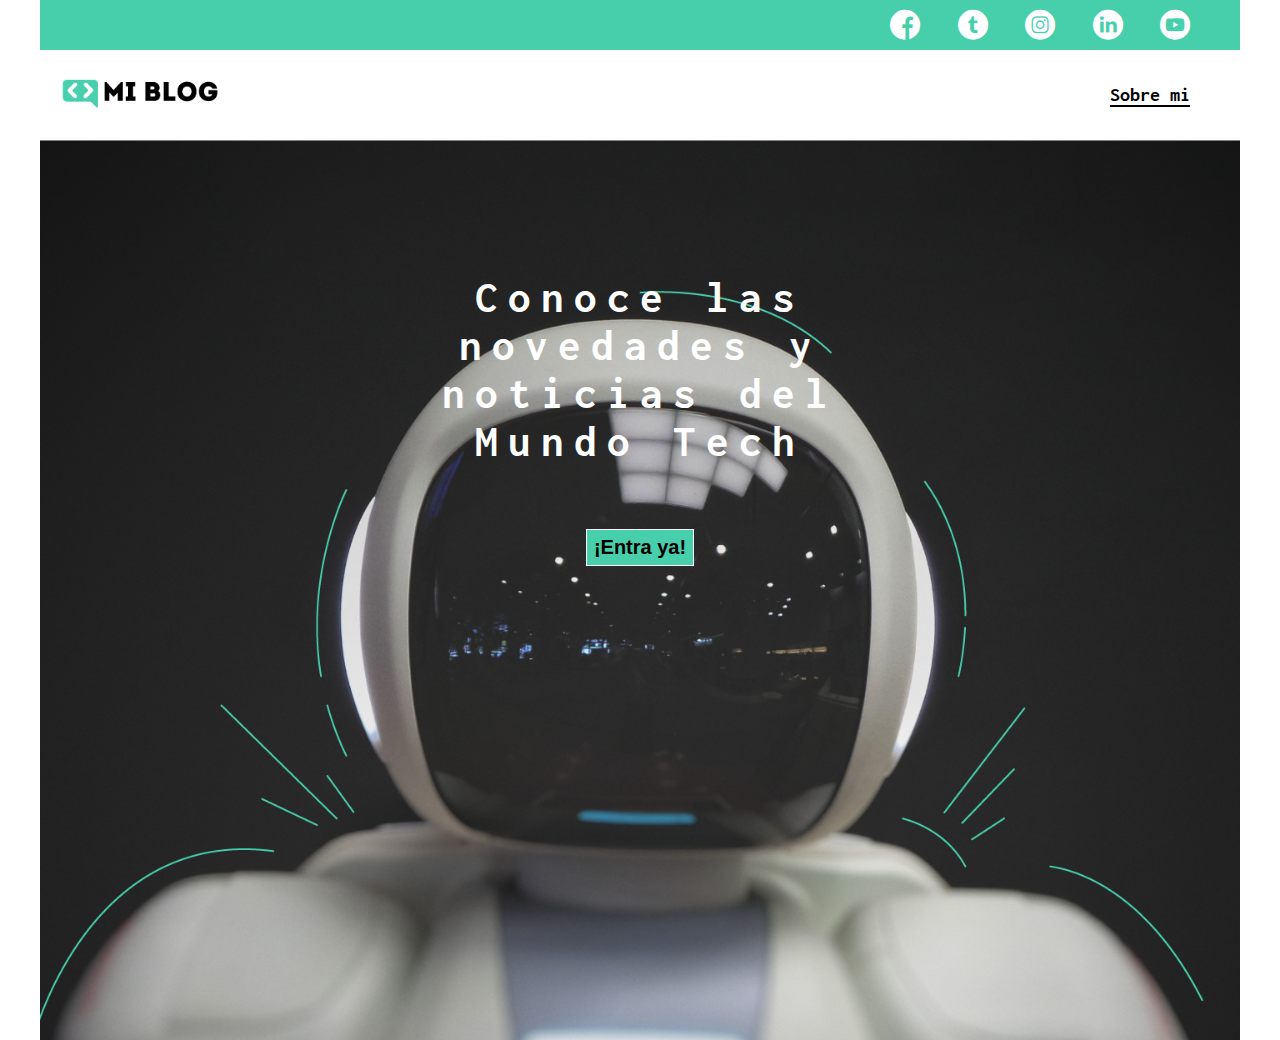
<file: index.html>
<!DOCTYPE html>
<html lang="es">
<head>
    <meta charset="UTF-8">
    <meta http-equiv="X-UA-Compatible" content="IE=edge">
    <meta name="viewport" content="width=device-width, initial-scale=1.0">
    <link rel="stylesheet" href="css/main.css">
    <link rel="stylesheet" href="/assets/icons/1384004-social-media/1384004-social-media/font/flaticon.css">
    <link rel="preconnect" href="https://fonts.gstatic.com">
    <link href="https://fonts.googleapis.com/css2?family=Inconsolata:wght@200;400;700;900&display=swap" rel="stylesheet">
    <title>Mi Blog</title>
</head>
<body>
    <header>
        <section class="header-icons-container">
            <div class="header-icons-container__icons">
                <a href="#"><span class="fimanager flaticon-001-facebook"></span></a>
                <a href="#"><span class="fimanager flaticon-002-twitter"></span></a>
                <a href="#"><span class="fimanager flaticon-011-instagram"></span></a>
                <a href="#"><span class="fimanager flaticon-010-linkedin"></span></a>
                <a href="#"><span class="fimanager flaticon-008-youtube"></span></a>
            </div>
        </section>
        <nav>
            <section class="nav-logo-container">
                <a href="/index.html"><img src="/assets/images/Logo-negro.png" alt="logo de im Blog"></a>
            </section>
            <section class="profile-link">
                <a href="/perfil.html">Sobre mi</a>
            </section>
        </nav>
    </header>
    <main class="home-main">
        <section class="home-main-container">
            <h1 class="home-main-container__title">
                Conoce las novedades y noticias del Mundo Tech
            </h1>
            <button class="home-main-container__button">
                <a href="/blogs.html">¡Entra ya!</a>
            </button>
        </section>
    </main>
</body>
</html>
</file>
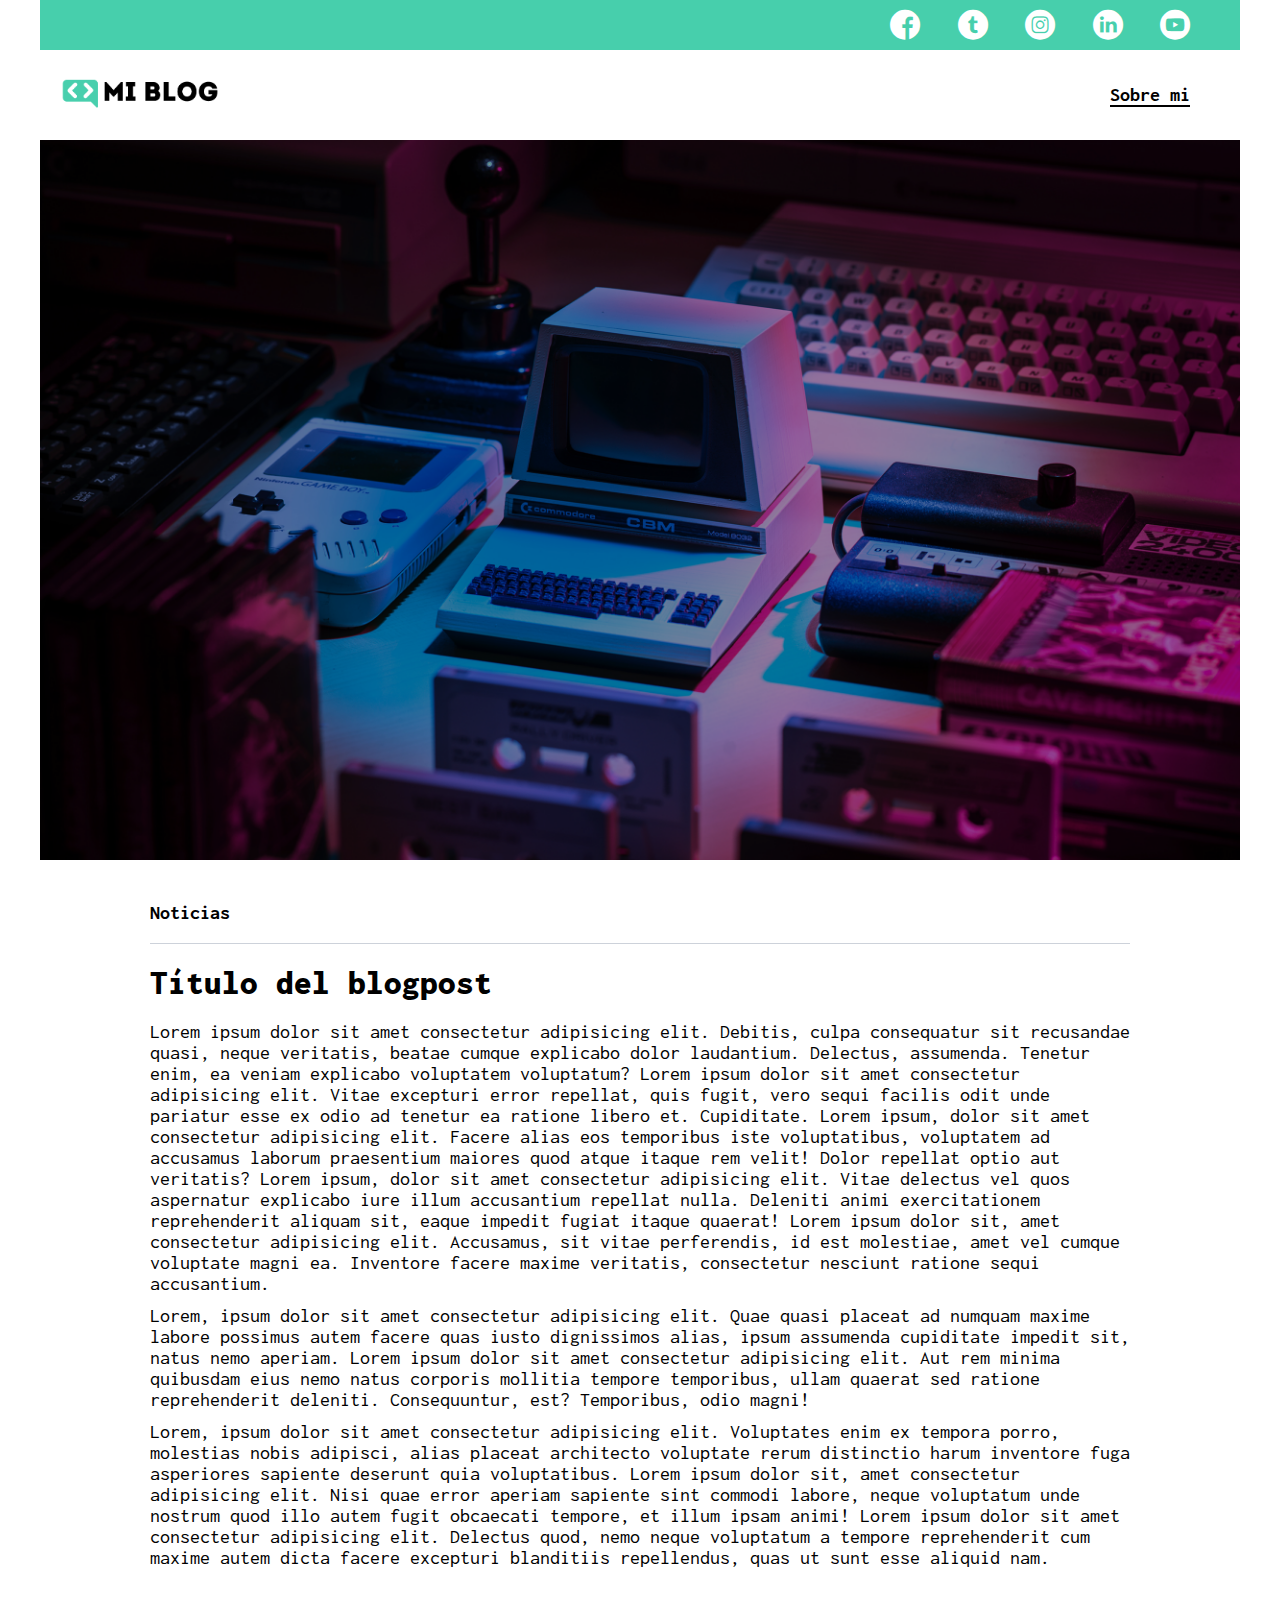
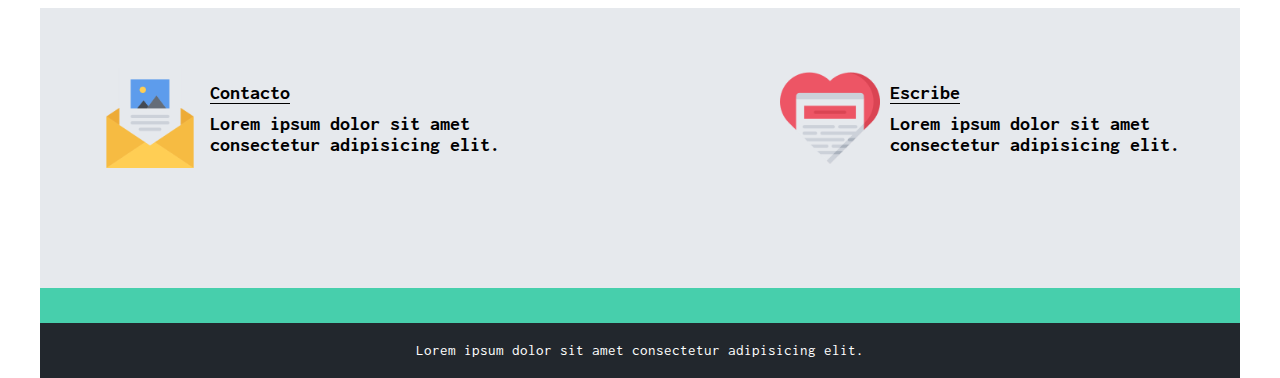
<file: blog.html>
<!DOCTYPE html>
<html lang="es">
<head>
    <meta charset="UTF-8">
    <meta http-equiv="X-UA-Compatible" content="IE=edge">
    <meta name="viewport" content="width=device-width, initial-scale=1.0">
    <link rel="stylesheet" href="css/main.css">
    <link rel="stylesheet" href="/assets/icons/1384004-social-media/1384004-social-media/font/flaticon.css">
    <link rel="preconnect" href="https://fonts.gstatic.com">
    <link href="https://fonts.googleapis.com/css2?family=Inconsolata:wght@200;400;700;900&display=swap" rel="stylesheet">
    <link rel="preconnect" href="https://fonts.gstatic.com">
    <link href="https://fonts.googleapis.com/css2?family=Inconsolata:wght@900&display=swap" rel="stylesheet">
    <title>Blogs</title>
</head>
<body class="home-body">
    <header>
        <section class="header-icons-container">
            <div class="header-icons-container__icons">
                <a href="#"><span class="fimanager flaticon-001-facebook"></span></a>
                <a href="#"><span class="fimanager flaticon-002-twitter"></span></a>
                <a href="#"><span class="fimanager flaticon-011-instagram"></span></a>
                <a href="#"><span class="fimanager flaticon-010-linkedin"></span></a>
                <a href="#"><span class="fimanager flaticon-008-youtube"></span></a>
            </div>
        </section>
        <nav>
            <section class="nav-logo-container">
                <a href="/index.html"><img src="/assets/images/Logo-negro.png" alt="logo demi Blog"></a>
            </section>
            <section class="profile-link">
                <a href="#">Sobre mi</a>
            </section>
        </nav>
    </header>
    <main>
        <section class="blogpost-img-container">
            <img src="/assets/images/main-news-img.png" alt="dispositivos antiguos">
        </section>
        <section class="blogpost-main-container">
            <div class="grid-container">
                <h3>Noticias</h3>
                <article>
                    <h1>Título del blogpost</h1>
                    <p>Lorem ipsum dolor sit amet consectetur adipisicing elit. Debitis, culpa consequatur sit recusandae quasi, neque veritatis, beatae cumque explicabo dolor laudantium. Delectus, assumenda. Tenetur enim, ea veniam explicabo voluptatem voluptatum? Lorem ipsum dolor sit amet consectetur adipisicing elit. Vitae excepturi error repellat, quis fugit, vero sequi facilis odit unde pariatur esse ex odio ad tenetur ea ratione libero et. Cupiditate. Lorem ipsum, dolor sit amet consectetur adipisicing elit. Facere alias eos temporibus iste voluptatibus, voluptatem ad accusamus laborum praesentium maiores quod atque itaque rem velit! Dolor repellat optio aut veritatis? Lorem ipsum, dolor sit amet consectetur adipisicing elit. Vitae delectus vel quos aspernatur explicabo iure illum accusantium repellat nulla. Deleniti animi exercitationem reprehenderit aliquam sit, eaque impedit fugiat itaque quaerat! Lorem ipsum dolor sit, amet consectetur adipisicing elit. Accusamus, sit vitae perferendis, id est molestiae, amet vel cumque voluptate magni ea. Inventore facere maxime veritatis, consectetur nesciunt ratione sequi accusantium.</p>
                    <br>
                    <p>Lorem, ipsum dolor sit amet consectetur adipisicing elit. Quae quasi placeat ad numquam maxime labore possimus autem facere quas iusto dignissimos alias, ipsum assumenda cupiditate impedit sit, natus nemo aperiam. Lorem ipsum dolor sit amet consectetur adipisicing elit. Aut rem minima quibusdam eius nemo natus corporis mollitia tempore temporibus, ullam quaerat sed ratione reprehenderit deleniti. Consequuntur, est? Temporibus, odio magni!</p>
                    <br>
                    <p>Lorem, ipsum dolor sit amet consectetur adipisicing elit. Voluptates enim ex tempora porro, molestias nobis adipisci, alias placeat architecto voluptate rerum distinctio harum inventore fuga asperiores sapiente deserunt quia voluptatibus. Lorem ipsum dolor sit, amet consectetur adipisicing elit. Nisi quae error aperiam sapiente sint commodi labore, neque voluptatum unde nostrum quod illo autem fugit obcaecati tempore, et illum ipsam animi! Lorem ipsum dolor sit amet consectetur adipisicing elit. Delectus quod, nemo neque voluptatum a tempore reprehenderit cum maxime autem dicta facere excepturi blanditiis repellendus, quas ut sunt esse aliquid nam.</p>
                </article>
            </div>
        </section>
        <section class="contact-main-container">
            <div class="contact-container">
                <figure>
                    <img src="/assets/images/newsletter.png" alt="sobre contacto">
                </figure>
                <div class="contact-container-texts">
                    <a href="">Contacto</a>
                    <p>Lorem ipsum dolor sit amet <br/> consectetur adipisicing elit.</p>
                </div>
            </div>
            <div class="contact-right">
                <div class="contact-container">
                    <figure>
                        <img src="/assets/images/like.png" alt="corazón escribe">
                    </figure>
                    <div class="contact-container-texts">
                        <a href="">Escribe</a>
                        <p>Lorem ipsum dolor sit amet <br> consectetur adipisicing elit.</p>
                    </div>
                </div>
            </div>
        </section>
    </main>
    <footer>
        <p>Lorem ipsum dolor sit amet consectetur adipisicing elit.</p>
    </footer>
</file>
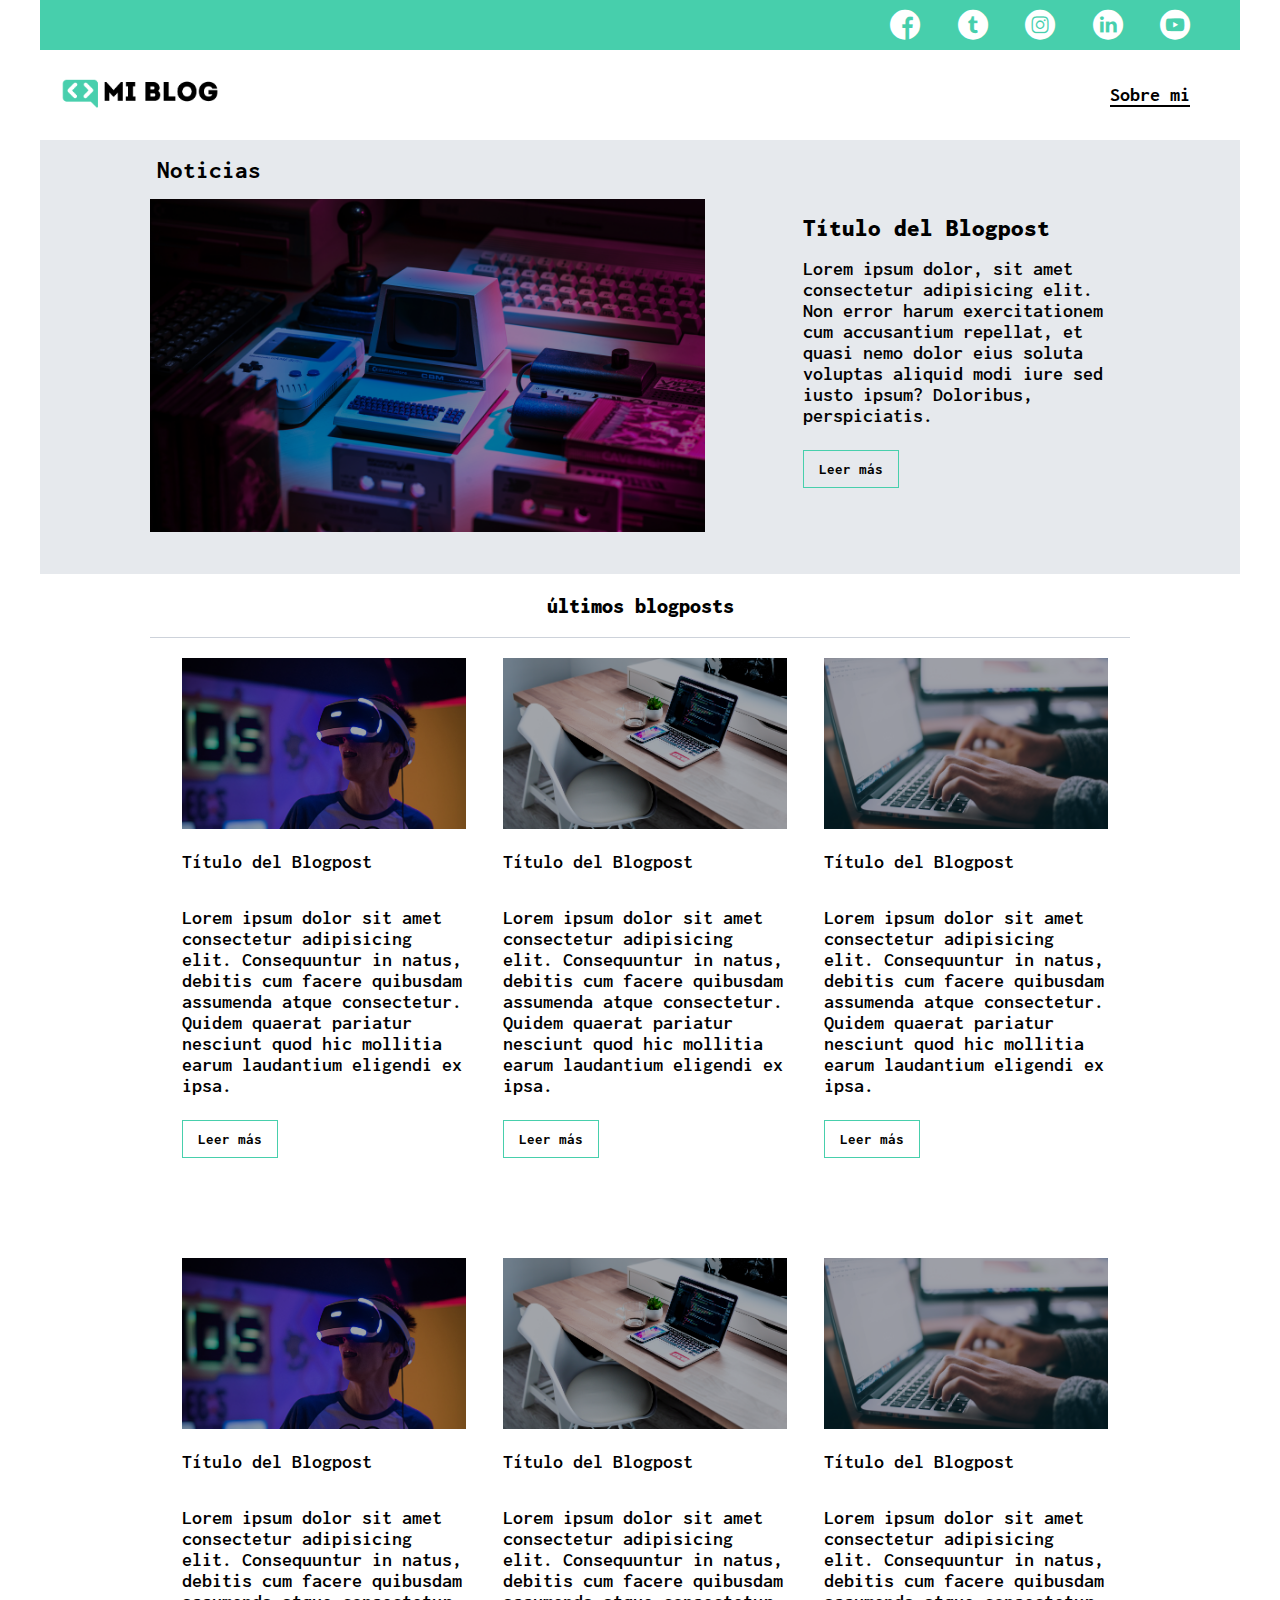
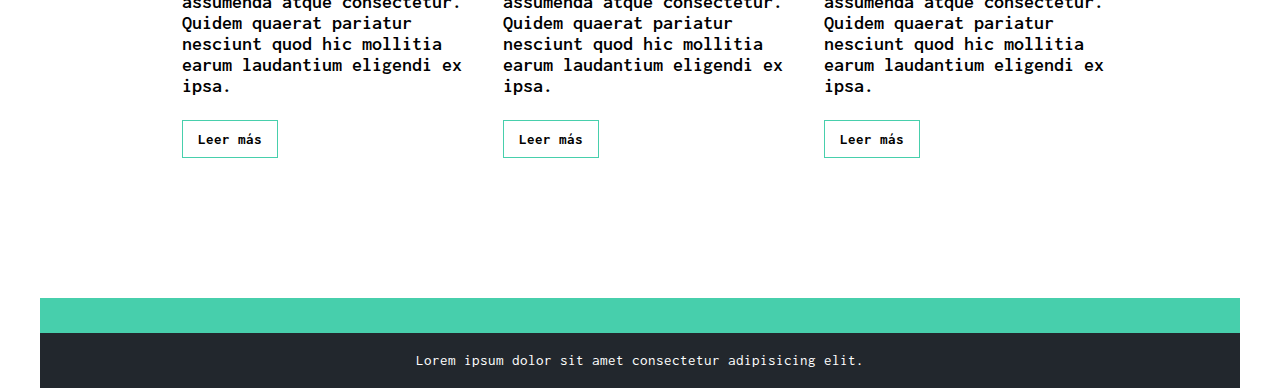
<file: blogs.html>
<!DOCTYPE html>
<html lang="es">
<head>
    <meta charset="UTF-8">
    <meta http-equiv="X-UA-Compatible" content="IE=edge">
    <meta name="viewport" content="width=device-width, initial-scale=1.0">
    <link rel="stylesheet" href="css/main.css">
    <link rel="stylesheet" href="/assets/icons/1384004-social-media/1384004-social-media/font/flaticon.css">
    <link rel="preconnect" href="https://fonts.gstatic.com">
    <link href="https://fonts.googleapis.com/css2?family=Inconsolata:wght@200;400;700;900&display=swap" rel="stylesheet">
    <link rel="preconnect" href="https://fonts.gstatic.com">
    <link href="https://fonts.googleapis.com/css2?family=Inconsolata:wght@900&display=swap" rel="stylesheet">
    <title>Blogs</title>
</head>
<body class="home-body">
    <header>
        <section class="header-icons-container">
            <div class="header-icons-container__icons">
                <a href="#"><span class="fimanager flaticon-001-facebook"></span></a>
                <a href="#"><span class="fimanager flaticon-002-twitter"></span></a>
                <a href="#"><span class="fimanager flaticon-011-instagram"></span></a>
                <a href="#"><span class="fimanager flaticon-010-linkedin"></span></a>
                <a href="#"><span class="fimanager flaticon-008-youtube"></span></a>
            </div>
        </section>
        <nav>
            <section class="nav-logo-container">
                <a href="/index.html"><img src="/assets/images/Logo-negro.png" alt="logo demi Blog"></a>
            </section>
            <section class="profile-link">
                <a href="#">Sobre mi</a>
            </section>
        </nav>
    </header>
    <main class="blogs-main">
        <section class="blogs-news-container">
            <div class="grid-container blogs-main-new">
                <h3>Noticias</h3>
                <figure class="blogs-news-img-container">
                    <img src="/assets/images/main-news-img.png" alt="dispositivos antiguos">
                </figure>
                <div class="blogs-news-info-container">
                    <h2>Título del Blogpost</h2>
                    <p>Lorem ipsum dolor, sit amet consectetur adipisicing elit. Non error harum exercitationem cum accusantium repellat, et quasi nemo dolor eius soluta voluptas aliquid modi iure sed iusto ipsum? Doloribus, perspiciatis.</p>
                    <a href="/blog.html" class="blogs-button">Leer más</a>
                </div>
            </div>
        </section>
        <section class="blogs-post-container">
            <div class="grid-container">
                <h3>últimos blogposts</h3>
                <article class="post-container">
                    <img src="/assets/images/post-1.png" alt="Realidad virtual">
                    <p>Título del Blogpost</p>
                    <p>Lorem ipsum dolor sit amet consectetur adipisicing elit. Consequuntur in natus, debitis cum facere quibusdam assumenda atque consectetur. Quidem quaerat pariatur nesciunt quod hic mollitia earum laudantium eligendi ex ipsa.</p>
                    <a href="/blog.html" class="blogs-button">Leer más</a>
                </article>
                <article class="post-container">
                    <img src="/assets/images/post-2.png" alt="Realidad virtual">
                    <p>Título del Blogpost</p>
                    <p>Lorem ipsum dolor sit amet consectetur adipisicing elit. Consequuntur in natus, debitis cum facere quibusdam assumenda atque consectetur. Quidem quaerat pariatur nesciunt quod hic mollitia earum laudantium eligendi ex ipsa.</p>
                    <a href="/blog.html" class="blogs-button">Leer más</a>
                </article>
                <article class="post-container">
                    <img src="/assets/images/post-3.png" alt="Realidad virtual">
                    <p>Título del Blogpost</p>
                    <p>Lorem ipsum dolor sit amet consectetur adipisicing elit. Consequuntur in natus, debitis cum facere quibusdam assumenda atque consectetur. Quidem quaerat pariatur nesciunt quod hic mollitia earum laudantium eligendi ex ipsa.</p>
                    <a href="/blog.html" class="blogs-button">Leer más</a>
                </article>
                <article class="post-container">
                    <img src="/assets/images/post-1.png" alt="Realidad virtual">
                    <p>Título del Blogpost</p>
                    <p>Lorem ipsum dolor sit amet consectetur adipisicing elit. Consequuntur in natus, debitis cum facere quibusdam assumenda atque consectetur. Quidem quaerat pariatur nesciunt quod hic mollitia earum laudantium eligendi ex ipsa.</p>
                    <a href="/blog.html" class="blogs-button">Leer más</a>
                </article>
                <article class="post-container">
                    <img src="/assets/images/post-2.png" alt="Realidad virtual">
                    <p>Título del Blogpost</p>
                    <p>Lorem ipsum dolor sit amet consectetur adipisicing elit. Consequuntur in natus, debitis cum facere quibusdam assumenda atque consectetur. Quidem quaerat pariatur nesciunt quod hic mollitia earum laudantium eligendi ex ipsa.</p>
                    <a href="/blog.html" class="blogs-button">Leer más</a>
                </article>
                <article class="post-container">
                    <img src="/assets/images/post-3.png" alt="Realidad virtual">
                    <p>Título del Blogpost</p>
                    <p>Lorem ipsum dolor sit amet consectetur adipisicing elit. Consequuntur in natus, debitis cum facere quibusdam assumenda atque consectetur. Quidem quaerat pariatur nesciunt quod hic mollitia earum laudantium eligendi ex ipsa.</p>
                    <a href="/blog.html" class="blogs-button">Leer más</a>
                </article>
            </div>
        </section>
    </main>
    <footer>
        <p>Lorem ipsum dolor sit amet consectetur adipisicing elit.</p>
    </footer>
</body>
</html>
</file>
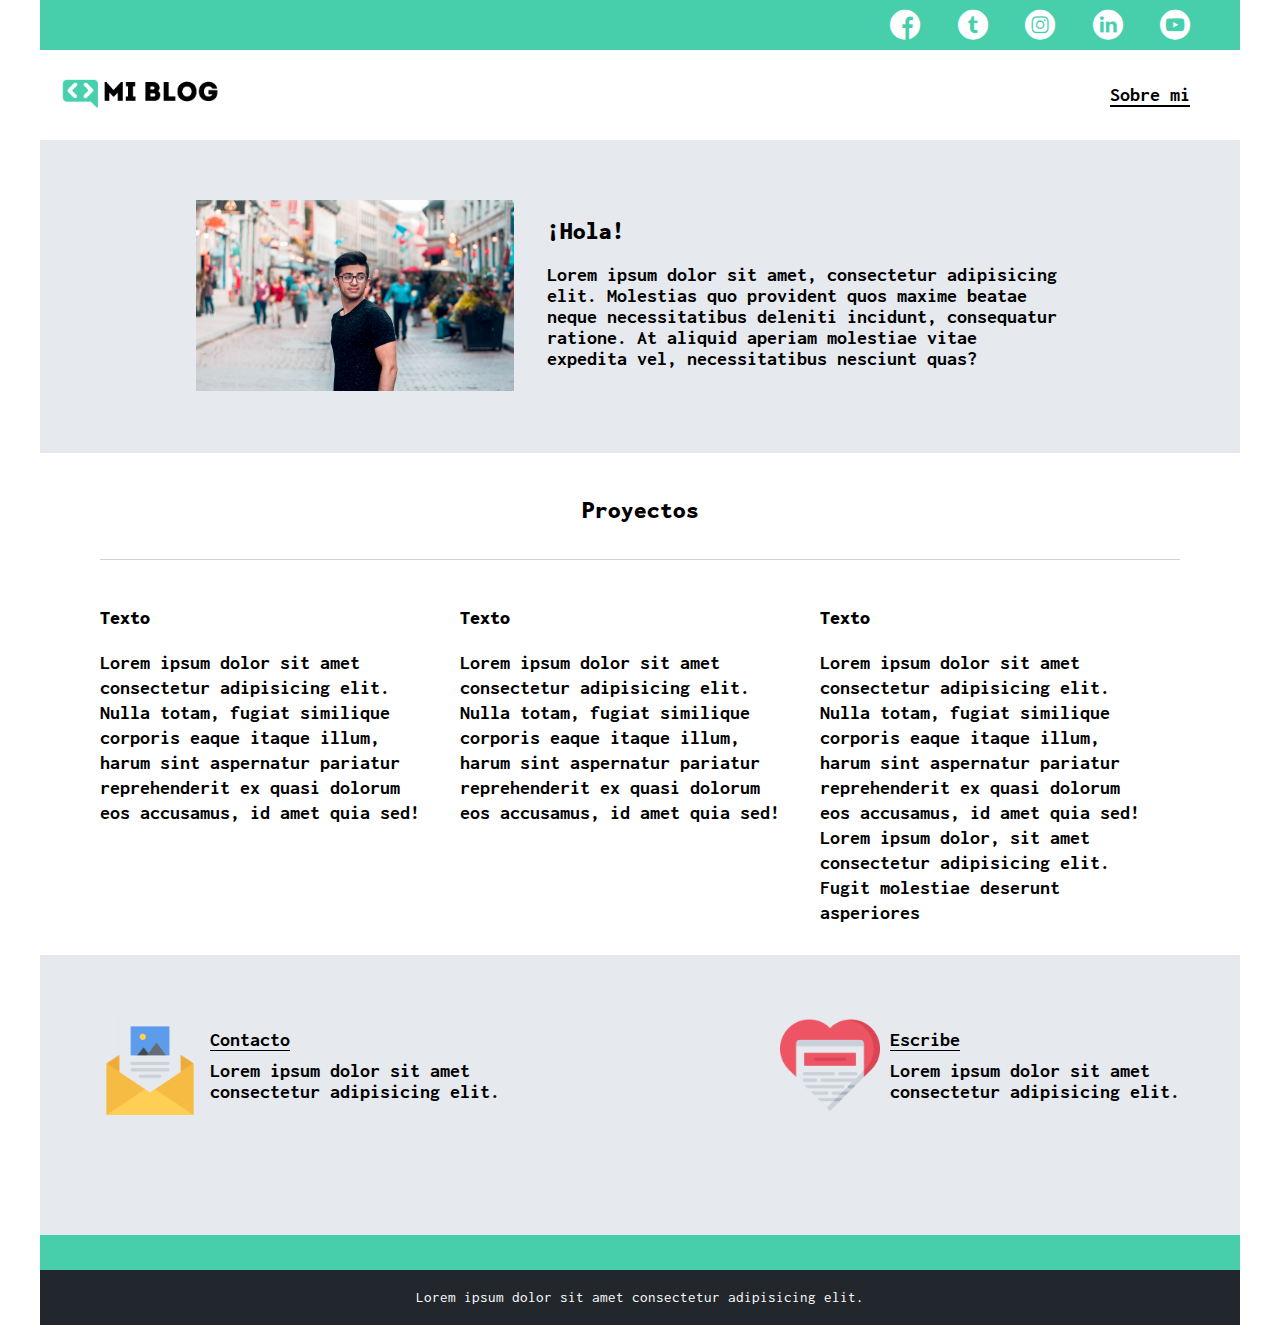
<file: perfil.html>
<!DOCTYPE html>
<html lang="es">
<head>
    <meta charset="UTF-8">
    <meta http-equiv="X-UA-Compatible" content="IE=edge">
    <meta name="viewport" content="width=device-width, initial-scale=1.0">
    <link rel="stylesheet" href="css/main.css">
    <link rel="stylesheet" href="/assets/icons/1384004-social-media/1384004-social-media/font/flaticon.css">
    <link rel="preconnect" href="https://fonts.gstatic.com">
    <link href="https://fonts.googleapis.com/css2?family=Inconsolata:wght@200;400;700;900&display=swap" rel="stylesheet">
    <link rel="preconnect" href="https://fonts.gstatic.com">
    <link href="https://fonts.googleapis.com/css2?family=Inconsolata:wght@900&display=swap" rel="stylesheet">
    <title>Blogs</title>
</head>
<body class="home-body">
    <header>
        <section class="header-icons-container">
            <div class="header-icons-container__icons">
                <a href="#"><span class="fimanager flaticon-001-facebook"></span></a>
                <a href="#"><span class="fimanager flaticon-002-twitter"></span></a>
                <a href="#"><span class="fimanager flaticon-011-instagram"></span></a>
                <a href="#"><span class="fimanager flaticon-010-linkedin"></span></a>
                <a href="#"><span class="fimanager flaticon-008-youtube"></span></a>
            </div>
        </section>
        <nav>
            <section class="nav-logo-container">
                <a href="/index.html"><img src="/assets/images/Logo-negro.png" alt="logo de mi Blog"></a>
            </section>
            <section class="profile-link">
                <a href="/perfil.html">Sobre mi</a>
            </section>
        </nav>
    </header>
    <!-- PROFILE -->
    <main>
        <section class="profile">
            <div class="profile-main">
                <figure class="profile-main__picture">
                    <img src="/assets/images/self.png" alt="fotografía del autor">
                </figure>
                <article class="profile-main__content">
                    <h2>
                        ¡Hola!
                    </h2>
                    <p>Lorem ipsum dolor sit amet, consectetur adipisicing elit. Molestias quo provident quos maxime beatae neque necessitatibus deleniti incidunt, consequatur ratione. At aliquid aperiam molestiae vitae expedita vel, necessitatibus nesciunt quas?</p>
                </article>
            </div>
        </section>
        <section class="projects-main">
            <div class="projects-main__title">
                <h3>Proyectos</h3>
            </div>
            <article class="projects-main-grid">
                <div class="projects-main-grid__content content-one">
                    <h4>Texto</h4>
                    <p>Lorem ipsum dolor sit amet consectetur adipisicing elit. Nulla totam, fugiat similique corporis eaque itaque illum, harum sint aspernatur pariatur reprehenderit ex quasi dolorum eos accusamus, id amet quia sed!</p>
                </div>
                <div class="projects-main-grid__content content-two">
                    <h4>Texto</h4>
                    <p>Lorem ipsum dolor sit amet consectetur adipisicing elit. Nulla totam, fugiat similique corporis eaque itaque illum, harum sint aspernatur pariatur reprehenderit ex quasi dolorum eos accusamus, id amet quia sed!</p>
                </div>
                <div class="projects-main-grid__content content-three">
                    <h4>Texto</h4>
                    <p>Lorem ipsum dolor sit amet consectetur adipisicing elit. Nulla totam, fugiat similique corporis eaque itaque illum, harum sint aspernatur pariatur reprehenderit ex quasi dolorum eos accusamus, id amet quia sed! Lorem ipsum dolor, sit amet consectetur adipisicing elit. Fugit molestiae deserunt asperiores</p>
                </div>
            </article>
        </section>
    </main>
    <!-- CONTACT -->
    <section class="contact-main-container">
        <div class="contact-container">
            <figure>
                <img src="/assets/images/newsletter.png" alt="sobre contacto">
            </figure>
            <div class="contact-container-texts">
                <a href="">Contacto</a>
                <p>Lorem ipsum dolor sit amet <br/> consectetur adipisicing elit.</p>
            </div>
        </div>
        <div class="contact-right">
            <div class="contact-container">
                <figure>
                    <img src="/assets/images/like.png" alt="corazón escribe">
                </figure>
                <div class="contact-container-texts">
                    <a href="">Escribe</a>
                    <p>Lorem ipsum dolor sit amet <br> consectetur adipisicing elit.</p>
                </div>
            </div>
        </div>
    </section>
<footer>
    <p>Lorem ipsum dolor sit amet consectetur adipisicing elit.</p>
</footer>
</file>
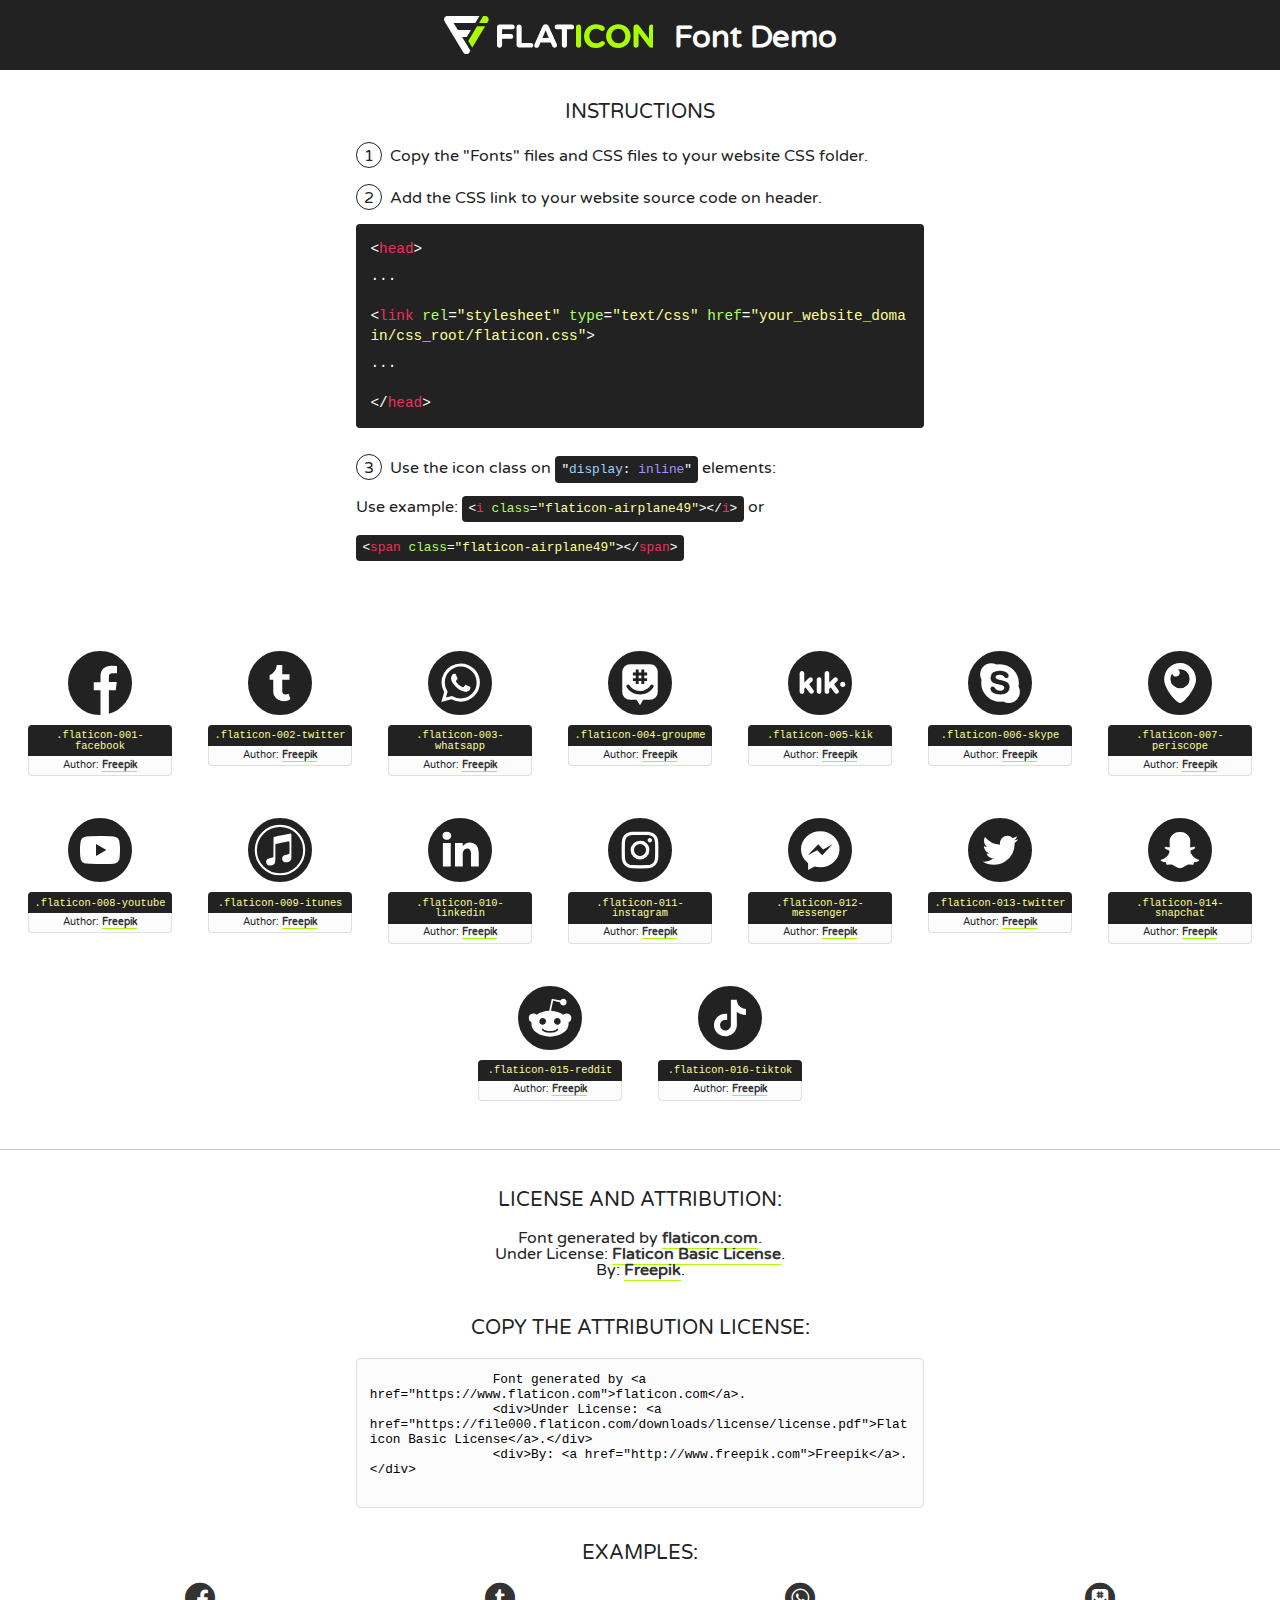
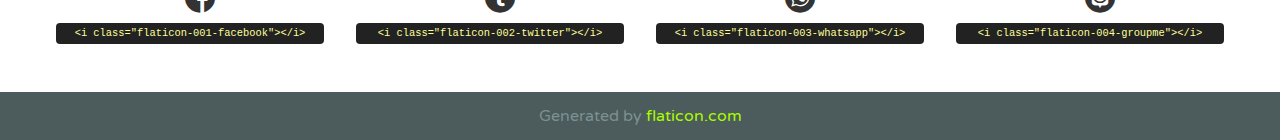
<file: assets/icons/1384004-social-media/1384004-social-media/font/flaticon.html>
<!DOCTYPE html>
<!--
  Flaticon icon font: Flaticon
  Creation date: 18/06/2020 18:44
-->
<html>
    <!DOCTYPE html>

    <head>
        <title>Flaticon WebFont</title>
        <link href="http://fonts.googleapis.com/css?family=Varela+Round" rel="stylesheet" type="text/css" />
        <link rel="stylesheet" type="text/css" href="flaticon.css">
        <meta charset="UTF-8">
        <style>
            html, body, div, span, applet, object, iframe,
            h1, h2, h3, h4, h5, h6, p, blockquote, pre,
            a, abbr, acronym, address, big, cite, code,
            del, dfn, em, img, ins, kbd, q, s, samp,
            small, strike, strong, sub, sup, tt, var,
            b, u, i, center,
            dl, dt, dd, ol, ul, li,
            fieldset, form, label, legend,
            table, caption, tbody, tfoot, thead, tr, th, td,
            article, aside, canvas, details, embed,
            figure, figcaption, footer, header, hgroup,
            menu, nav, output, ruby, section, summary,
            time, mark, audio, video {
                margin: 0;
                padding: 0;
                border: 0;
                font-size: 100%;
                font: inherit;
                vertical-align: baseline;
            }
            /* HTML5 display-role reset for older browsers */
            article, aside, details, figcaption, figure,
            footer, header, hgroup, menu, nav, section {
                display: block;
            }
            body {
                line-height: 1;
            }
            ol, ul {
                list-style: none;
            }
            blockquote, q {
                quotes: none;
            }
            blockquote:before, blockquote:after,
            q:before, q:after {
                content: '';
                content: none;
            }
            table {
                border-collapse: collapse;
                border-spacing: 0;
            }
            body {
                font-family: 'Varela Round', Helvetica, Arial, sans-serif;
                font-size: 16px;
                color: #222;
            }
            a {
                color: #333;
                border-bottom: 1px solid #a9fd00;
                font-weight: bold;
                text-decoration: none;
            }
            * {
                -moz-box-sizing: border-box;
                -webkit-box-sizing: border-box;
                box-sizing: border-box;
                margin: 0;
                padding: 0;
            }
            [class^="flaticon-"]:before, [class*=" flaticon-"]:before, [class^="flaticon-"]:after, [class*=" flaticon-"]:after {
                font-family: Flaticon;
                font-size: 30px;
                font-style: normal;
                margin-left: 20px;
                color: #333;
            }
            .wrapper {
                max-width: 600px;
                margin: auto;
                padding: 0 1em;
            }
            .title {
                font-size: 1.25em;
                text-align: center;
                margin-bottom: 1em;
                text-transform: uppercase;
            }
            header {
                text-align: center;
                background-color: #222;
                color: #fff;
                padding: 1em;
            }
            header .logo {
                width: 210px;
                height: 38px;
                display: inline-block;
                vertical-align: middle;
                margin-right: 1em;
                border: none;
            }
            header strong {
                font-size: 1.95em;
                font-weight: bold;
                vertical-align: middle;
                margin-top: 5px;
                display: inline-block;
            }
            .demo {
                margin: 2em auto;
                line-height: 1.25em;
            }
            .demo ul li {
                margin-bottom: 1em;
            }
            .demo ul li .num {
                color: #222;
                border-radius: 20px;
                display: inline-block;
                width: 26px;
                padding: 3px;
                height: 26px;
                text-align: center;
                margin-right: 0.5em;
                border: 1px solid #222;
            }
            .demo ul li code {
                background-color: #222;
                border-radius: 4px;
                padding: 0.25em 0.5em;
                display: inline-block;
                color: #fff;
                font-family: Consolas,Monaco,Lucida Console,Liberation Mono,DejaVu Sans Mono,Bitstream Vera Sans Mono,Courier New, monospace;
                font-weight: lighter;
                margin-top: 1em;
                font-size: 0.8em;
                word-break: break-all;
            }
            .demo ul li code.big {
                padding: 1em;
                font-size: 0.9em;
            }
            .demo ul li code .red {
                color: #EF3159;
            }
            .demo ul li code .green {
                color: #ACFF65;
            }
            .demo ul li code .yellow {
                color: #FFFF99;
            }
            .demo ul li code .blue {
                color: #99D3FF;
            }
            .demo ul li code .purple {
                color: #A295FF;
            }
            .demo ul li code .dots {
                margin-top: 0.5em;
                display: block;
            }
            #glyphs {
                border-bottom: 1px solid #ccc;
                padding: 2em 0;
                text-align: center;
            }
            .glyph {
                display: inline-block;
                width: 9em;
                margin: 1em;
                text-align: center;
                vertical-align: top;
                background: #FFF;
            }
            .glyph .glyph-icon {
                padding: 10px;
                display: block;
                font-family:"Flaticon";
                font-size: 64px;
                line-height: 1;
            }
            .glyph .glyph-icon:before {
                font-size: 64px;
                color: #222;
                margin-left: 0;
            }
            .class-name {
                font-size: 0.65em;
                background-color: #222;
                color: #fff;
                border-radius: 4px 4px 0 0;
                padding: 0.5em;
                color: #FFFF99;
                font-family: Consolas,Monaco,Lucida Console,Liberation Mono,DejaVu Sans Mono,Bitstream Vera Sans Mono,Courier New, monospace;
            }
            .author-name {
                font-size: 0.6em;
                background-color: #fcfcfd;
                border: 1px solid #DEDEE4;
                border-top: 0;
                border-radius: 0 0 4px 4px;
                padding: 0.5em;
            }
            .class-name:last-child {
                font-size: 10px;
                color:#888;
            }
            .class-name:last-child a {
                font-size: 10px;
                color:#555;
            }
            .class-name:last-child a:hover {
                color:#a9fd00;
            }
            .glyph > input {
                display: block;
                width: 100px;
                margin: 5px auto;
                text-align: center;
                font-size: 12px;
                cursor: text;
            }
            .glyph > input.icon-input {
                font-family:"Flaticon";
                font-size: 16px;
                margin-bottom: 10px;
            }
            .attribution .title {
                margin-top: 2em;
            }
            .attribution textarea {
                background-color: #fcfcfd;
                padding: 1em;
                border: none;
                box-shadow: none;
                border: 1px solid #DEDEE4;
                border-radius: 4px;
                resize: none;
                width: 100%;
                height: 150px;
                font-size: 0.8em;
                font-family: Consolas,Monaco,Lucida Console,Liberation Mono,DejaVu Sans Mono,Bitstream Vera Sans Mono,Courier New, monospace;
                -webkit-appearance: none;
            }
            .iconsuse {
                margin: 2em auto;
                text-align: center;
                max-width: 1200px;
            }
            .iconsuse:after {
                content: '';
                display: table;
                clear: both;
            }
            .iconsuse .image {
                float: left;
                width: 25%;
                padding: 0 1em;
            }
            .iconsuse .image p {
                margin-bottom: 1em;
            }
            .iconsuse .image span {
                display: block;
                font-size: 0.65em;
                background-color: #222;
                color: #fff;
                border-radius: 4px;
                padding: 0.5em;
                color: #FFFF99;
                margin-top: 1em;
                font-family: Consolas,Monaco,Lucida Console,Liberation Mono,DejaVu Sans Mono,Bitstream Vera Sans Mono,Courier New, monospace;
            }
            #footer {
                text-align: center;
                background-color: #4C5B5C;
                color: #7c9192;
                padding: 1em;
            }
            #footer a {
                border: none;
                color: #a9fd00;
                font-weight: normal;
            }
            @media (max-width: 960px) {
                .iconsuse .image {
                    width: 50%;
                }
            }
            @media (max-width: 560px) {
                .iconsuse .image {
                    width: 100%;
                }
            }
            .attrDiv {

            }
        </style>
        <link rel="stylesheet" href="flaticon.css">
    </head>

    <body class="characters-off">
        <header>
            <a href="https://www.flaticon.com" target="_blank" class="logo">
                <svg version="1.1" xmlns="http://www.w3.org/2000/svg" xmlns:xlink="http://www.w3.org/1999/xlink" xmlns:a="http://ns.adobe.com/AdobeSVGViewerExtensions/3.0/" viewBox="0 0 560.875 102.036" enable-background="new 0 0 560.875 102.036" xml:space="preserve">
                        <defs>
                        </defs>
                        <g>
                            <g class="letters">
                                <path fill="#ffffff" d="M141.596,29.675c0-3.777,2.985-6.767,6.764-6.767h34.438c3.426,0,6.15,2.728,6.15,6.15
                                c0,3.43-2.724,6.149-6.15,6.149h-27.674v13.091h23.719c3.429,0,6.151,2.724,6.151,6.15c0,3.43-2.723,6.149-6.151,6.149h-23.719
                                v17.574c0,3.773-2.986,6.761-6.764,6.761c-3.779,0-6.764-2.989-6.764-6.761V29.675z"></path>
                                <path fill="#ffffff" d="M193.844,29.149c0-3.781,2.985-6.767,6.764-6.767c3.776,0,6.763,2.985,6.763,6.767v42.957h25.039
                                c3.426,0,6.149,2.726,6.149,6.153c0,3.425-2.723,6.15-6.149,6.15h-31.802c-3.779,0-6.764-2.986-6.764-6.768V29.149z"></path>
                                <path fill="#ffffff" d="M241.891,75.71l21.438-48.407c1.492-3.341,4.215-5.357,7.906-5.357h0.792
                                c3.686,0,6.323,2.017,7.815,5.357l21.439,48.407c0.436,0.967,0.701,1.845,0.701,2.723c0,3.602-2.809,6.501-6.414,6.501
                                c-3.161,0-5.269-1.845-6.499-4.655l-4.132-9.661h-27.059l-4.301,10.102c-1.144,2.631-3.426,4.214-6.237,4.214
                                c-3.517,0-6.24-2.81-6.24-6.325C241.1,77.64,241.451,76.677,241.891,75.71z M279.932,58.666l-8.521-20.297l-8.526,20.297H279.932
                                z"></path>
                                <path fill="#ffffff" d="M314.864,35.387H301.86c-3.429,0-6.239-2.813-6.239-6.238c0-3.429,2.811-6.24,6.239-6.24h39.533
                                c3.426,0,6.237,2.811,6.237,6.24c0,3.425-2.811,6.238-6.237,6.238h-13.001v42.785c0,3.773-2.99,6.761-6.764,6.761
                                c-3.779,0-6.764-2.989-6.764-6.761V35.387z"></path>
                                <path fill="#A9FD00" d="M352.615,29.149c0-3.781,2.985-6.767,6.767-6.767c3.774,0,6.761,2.985,6.761,6.767v49.024
                                c0,3.773-2.987,6.761-6.761,6.761c-3.781,0-6.767-2.989-6.767-6.761V29.149z"></path>
                                <path fill="#A9FD00" d="M374.132,53.836v-0.179c0-17.481,13.178-31.801,32.065-31.801c9.22,0,15.459,2.458,20.557,6.238
                                c1.402,1.054,2.637,2.985,2.637,5.357c0,3.692-2.985,6.59-6.681,6.59c-1.845,0-3.071-0.702-4.044-1.319
                                c-3.776-2.813-7.729-4.393-12.562-4.393c-10.364,0-17.831,8.611-17.831,19.154v0.173c0,10.542,7.291,19.329,17.831,19.329
                                c5.715,0,9.492-1.756,13.359-4.834c1.049-0.874,2.458-1.491,4.039-1.491c3.429,0,6.325,2.813,6.325,6.236
                                c0,2.106-1.056,3.78-2.282,4.834c-5.539,4.834-12.036,7.733-21.878,7.733C387.572,85.464,374.132,71.493,374.132,53.836z"></path>
                                <path fill="#A9FD00" d="M433.009,53.836v-0.179c0-17.481,13.79-31.801,32.766-31.801c18.981,0,32.592,14.143,32.592,31.628v0.173
                                c0,17.483-13.785,31.807-32.769,31.807C446.625,85.464,433.009,71.32,433.009,53.836z M484.224,53.836v-0.179
                                c0-10.539-7.725-19.326-18.626-19.326c-10.893,0-18.449,8.611-18.449,19.154v0.173c0,10.542,7.73,19.329,18.626,19.329
                                C476.676,72.986,484.224,64.378,484.224,53.836z"></path>
                                <path fill="#A9FD00" d="M506.233,29.321c0-3.774,2.99-6.763,6.767-6.763h1.401c3.252,0,5.183,1.583,7.029,3.953l26.093,34.265
                                V29.059c0-3.692,2.99-6.677,6.681-6.677c3.683,0,6.671,2.985,6.671,6.677v48.934c0,3.78-2.987,6.765-6.764,6.765h-0.436
                                c-3.257,0-5.188-1.581-7.034-3.953l-27.056-35.492v32.944c0,3.687-2.985,6.676-6.678,6.676c-3.683,0-6.673-2.989-6.673-6.676
                                V29.321z"></path>
                            </g>
                            <g class="insignia">
                                <path fill="#ffffff" d="M48.372,56.137h12.517l11.156-18.537H37.186L25.688,18.539h57.825L94.668,0H9.271
                                C5.925,0,2.842,1.801,1.198,4.716c-1.644,2.907-1.593,6.482,0.134,9.343l50.38,83.501c1.678,2.781,4.689,4.476,7.938,4.476
                                c3.246,0,6.257-1.695,7.935-4.476l2.898-4.804L48.372,56.137z"></path>
                                <g class="i">
                                    <path fill="#A9FD00" d="M93.575,18.539h0.031v0.004l21.652,0.004l2.705-4.488c1.727-2.861,1.778-6.436,0.133-9.343
                                    C116.454,1.801,113.371,0,110.026,0h-5.294L93.575,18.539z"></path>
                                    <polygon fill="#A9FD00" points="88.291,27.356 64.725,66.486 75.519,84.404 109.942,27.356"></polygon>
                                </g>
                            </g>
                        </g>
                    </svg>
            </a>
            <strong>Font Demo</strong>
        </header>

        <section class="demo wrapper">
            <p class="title">Instructions</p>
            <ul>
                <li>
                    <span class="num">1</span>Copy the "Fonts" files and CSS files to your website CSS folder.
                </li>
                <li>
                    <span class="num">2</span>Add the CSS link to your website source code on header.
                    <code class="big">
                        &lt;<span class="red">head</span>&gt;
                        <br/><span class="dots">...</span>
                        <br/>&lt;<span class="red">link</span> <span class="green">rel</span>=<span class="yellow">"stylesheet"</span> <span class="green">type</span>=<span class="yellow">"text/css"</span> <span class="green">href</span>=<span class="yellow">"your_website_domain/css_root/flaticon.css"</span>&gt;
                        <br/><span class="dots">...</span>
                        <br/>&lt;/<span class="red">head</span>&gt;
                    </code>
                </li>

                <li>
                    <p>
                        <span class="num">3</span>Use the icon class on <code>"<span class="blue">display</span>:<span class="purple"> inline</span>"</code> elements:
                        <br />
                        Use example:
                        <code>
                            &lt;<span class="red">i</span> <span class="green">class</span>=<span class="yellow">&quot;flaticon-airplane49&quot;</span>&gt;&lt;/<span class="red">i</span>&gt;
                        </code> or
                        <code>&lt;<span class="red">span</span> <span class="green">class</span>=<span class="yellow">&quot;flaticon-airplane49&quot;</span>&gt;&lt;/<span class="red">span</span>&gt;</code>
                    </p>
                </li>
            </ul>
        </section>

        <section id="glyphs">
            
            <div class="glyph"><div class="glyph-icon flaticon-001-facebook"></div>
                <div class="class-name">.flaticon-001-facebook</div>
                <div class="author-name">Author: <a href="http://www.freepik.com" title="Freepik">Freepik</a> </div>
            </div>
            
            <div class="glyph"><div class="glyph-icon flaticon-002-twitter"></div>
                <div class="class-name">.flaticon-002-twitter</div>
                <div class="author-name">Author: <a href="http://www.freepik.com" title="Freepik">Freepik</a> </div>
            </div>
            
            <div class="glyph"><div class="glyph-icon flaticon-003-whatsapp"></div>
                <div class="class-name">.flaticon-003-whatsapp</div>
                <div class="author-name">Author: <a href="http://www.freepik.com" title="Freepik">Freepik</a> </div>
            </div>
            
            <div class="glyph"><div class="glyph-icon flaticon-004-groupme"></div>
                <div class="class-name">.flaticon-004-groupme</div>
                <div class="author-name">Author: <a href="http://www.freepik.com" title="Freepik">Freepik</a> </div>
            </div>
            
            <div class="glyph"><div class="glyph-icon flaticon-005-kik"></div>
                <div class="class-name">.flaticon-005-kik</div>
                <div class="author-name">Author: <a href="http://www.freepik.com" title="Freepik">Freepik</a> </div>
            </div>
            
            <div class="glyph"><div class="glyph-icon flaticon-006-skype"></div>
                <div class="class-name">.flaticon-006-skype</div>
                <div class="author-name">Author: <a href="http://www.freepik.com" title="Freepik">Freepik</a> </div>
            </div>
            
            <div class="glyph"><div class="glyph-icon flaticon-007-periscope"></div>
                <div class="class-name">.flaticon-007-periscope</div>
                <div class="author-name">Author: <a href="http://www.freepik.com" title="Freepik">Freepik</a> </div>
            </div>
            
            <div class="glyph"><div class="glyph-icon flaticon-008-youtube"></div>
                <div class="class-name">.flaticon-008-youtube</div>
                <div class="author-name">Author: <a href="http://www.freepik.com" title="Freepik">Freepik</a> </div>
            </div>
            
            <div class="glyph"><div class="glyph-icon flaticon-009-itunes"></div>
                <div class="class-name">.flaticon-009-itunes</div>
                <div class="author-name">Author: <a href="http://www.freepik.com" title="Freepik">Freepik</a> </div>
            </div>
            
            <div class="glyph"><div class="glyph-icon flaticon-010-linkedin"></div>
                <div class="class-name">.flaticon-010-linkedin</div>
                <div class="author-name">Author: <a href="http://www.freepik.com" title="Freepik">Freepik</a> </div>
            </div>
            
            <div class="glyph"><div class="glyph-icon flaticon-011-instagram"></div>
                <div class="class-name">.flaticon-011-instagram</div>
                <div class="author-name">Author: <a href="http://www.freepik.com" title="Freepik">Freepik</a> </div>
            </div>
            
            <div class="glyph"><div class="glyph-icon flaticon-012-messenger"></div>
                <div class="class-name">.flaticon-012-messenger</div>
                <div class="author-name">Author: <a href="http://www.freepik.com" title="Freepik">Freepik</a> </div>
            </div>
            
            <div class="glyph"><div class="glyph-icon flaticon-013-twitter"></div>
                <div class="class-name">.flaticon-013-twitter</div>
                <div class="author-name">Author: <a href="http://www.freepik.com" title="Freepik">Freepik</a> </div>
            </div>
            
            <div class="glyph"><div class="glyph-icon flaticon-014-snapchat"></div>
                <div class="class-name">.flaticon-014-snapchat</div>
                <div class="author-name">Author: <a href="http://www.freepik.com" title="Freepik">Freepik</a> </div>
            </div>
            
            <div class="glyph"><div class="glyph-icon flaticon-015-reddit"></div>
                <div class="class-name">.flaticon-015-reddit</div>
                <div class="author-name">Author: <a href="http://www.freepik.com" title="Freepik">Freepik</a> </div>
            </div>
            
            <div class="glyph"><div class="glyph-icon flaticon-016-tiktok"></div>
                <div class="class-name">.flaticon-016-tiktok</div>
                <div class="author-name">Author: <a href="http://www.freepik.com" title="Freepik">Freepik</a> </div>
            </div>
            
        </section>

        <section class="attribution wrapper"   style="text-align:center;">
            <div class="title">License and attribution:</div>
            <div class="attrDiv">Font generated by <a href="https://www.flaticon.com">flaticon.com</a>.</div>
            <div class="attrDiv">Under License: <a href="https://file000.flaticon.com/downloads/license/license.pdf">Flaticon Basic License</a>.</div>
            <div class="attrDiv">By: <a href="http://www.freepik.com">Freepik</a>.</div>

            <div class="title">Copy the Attribution License:</div>
            <textarea onclick="this.focus();this.select();">
                Font generated by &lt;a href=&quot;https://www.flaticon.com&quot;&gt;flaticon.com&lt;/a&gt;.
                <div>Under License: <a href="https://file000.flaticon.com/downloads/license/license.pdf">Flaticon Basic License</a>.</div>
                <div>By: <a href="http://www.freepik.com">Freepik</a>.</div>
            </textarea>
        </section>

        <section class="iconsuse">
            <div class="title">Examples:</div>
            
            <div class="image">
                <p>
                    <i class="glyph-icon flaticon-001-facebook"></i>
                    <span>&lt;i class=&quot;flaticon-001-facebook&quot;&gt;&lt;/i&gt;</span>
                </p>
            </div>
            
            <div class="image">
                <p>
                    <i class="glyph-icon flaticon-002-twitter"></i>
                    <span>&lt;i class=&quot;flaticon-002-twitter&quot;&gt;&lt;/i&gt;</span>
                </p>
            </div>
            
            <div class="image">
                <p>
                    <i class="glyph-icon flaticon-003-whatsapp"></i>
                    <span>&lt;i class=&quot;flaticon-003-whatsapp&quot;&gt;&lt;/i&gt;</span>
                </p>
            </div>
            
            <div class="image">
                <p>
                    <i class="glyph-icon flaticon-004-groupme"></i>
                    <span>&lt;i class=&quot;flaticon-004-groupme&quot;&gt;&lt;/i&gt;</span>
                </p>
            </div>
            
        </section>

        <div id="footer">
            <div>Generated by <a href="https://www.flaticon.com">flaticon.com</a></div>
        </div>
    </body>
</html>
</file>
<file: css/main.css>
* {
    margin: 0;
    padding: 0;
    box-sizing: border-box;
}
html {
    font-size: 62.50%;
    font-family: var(--main-font);
}
body {
    max-width: 1200px;
    margin: 0 auto;
}
.grid-container {
    max-width: 980px;
    margin: auto;
}
a {
    text-decoration: none;
    display: inline;
    color: black;
}

:root {
    --main-color: #47cfac;
    --main-font: 'Inconsolata', monospace;
}

/* -----------------HEADER STYLES---------------- */

header {
    width: 100%;
    height: 140px;
    display: grid;
    grid-template-rows: 1fr 1fr;
}
header .header-icons-container {
    width: 100%;
    height: 50px;
    display: grid;
    background-color: var(--main-color);
}
header .header-icons-container .header-icons-container__icons {
    width: 300px;
    height: auto;
    display: flex;
    justify-items: flex-end;
    align-items: center;
    justify-content: space-between;
    justify-self: end;
    margin-right: 50px;
}
.header-icons-container__icons span {
    color: white;
    font-size: 3rem;
}
nav .nav-logo-container img {
    width: 200px;
    margin-top: 10px;
}
nav {
    display: grid;
    grid-template-columns: 1fr 1fr;
    height: 90px;
}
nav .profile-link {
    display: flex;
    align-items: center;
    justify-content: flex-end;
    margin-right: 50px;
}
nav .profile-link a {
    font-size: 2rem;
    font-family: var(--main-font);
    font-weight: bold;
    border-bottom: black solid 2px;
}

/* ----------------HOME STYLES--------------------- */

.home-main {
    height: 100vh;
    width: 100%;
    background-image: url(/assets/images/cover.png);
    background-position: center;
    background-repeat: no-repeat;
    background-size: cover;
    text-align: center;
}

.home-main-container {
    width: 50vw;
    height: 55vh;
    margin: 0 auto;
    display: flex;
    flex-direction: column;
    align-items: center;
    justify-content: center;
}
.home-main-container__title {
    font-size: 4.5rem;
    color: white;
    padding: 10%;
    font-family: var(--main-font);
    letter-spacing: 10px;
}
.home-main-container__button {
    background-color: var(--main-color);
    font-size: 2rem;
    font-family: Arial, Helvetica, sans-serif;
    font-weight: 700;
    padding: 1%;
    border: solid 1px white;
}

/* ----------------BLOGS STYLES--------------------- */

.blogs-main {
    display: grid;
}
.blogs-news-container {
    background-color: #E6E9ED;
    padding: 0 50px 40px;
}
.blogs-main-new {
    display: grid;
    grid-template-columns: 2fr 1fr;
    grid-template-rows: 2fr;
}
.blogs-main-new h3 {
    font-size: 2.5rem;
    padding: 1%;
    margin: 10px 0;
}
.blogs-news-img-container {
    grid-column: 1;
}
.blogs-news-img-container img {
    width: 85%;
    height: auto;
    margin: 0 auto;
}
.blogs-news-info-container {
    grid-column: 2;
}
.blogs-news-info-container h2 {
    font-size: 2.5rem;
    font-weight: 900;
    padding: 5% 0;
}
.blogs-news-info-container p {
    margin-bottom: 35px;
    font-size: 2rem;
    font-weight: 600;
}
.blogs-post-container {
    padding: 0 50px 40px;
}
.blogs-post-container h3 {
    font-size: 2.2rem;
    font-weight: 900;
    border-bottom: 1px solid #CDD2DA;
    padding-bottom:  20px;
    margin: 20px 0;
    text-align: center;
}
.blogs-button {
    border: 1px solid var(--main-color);
    padding: 10px 15px;
    font-size: 1.5rem;
    font-weight: bold;
    transition: all .5s;
}
.blogs-button:hover {
    background-color: var(--main-color);
    color: white;
    border: 1px solid white;
}
.blogs-post-container .post-container {
    display: inline-block;
    padding-left: 10px;
    max-width: 30%;
    height: 550px;
    margin-bottom: 50px;
    margin-left: 22px;
}
.blogs-post-container .post-container p {
    margin-bottom: 35px;
    font-size: 2rem;
    font-weight: 600;
}
.blogs-post-container .post-container img {
    width: 100%;
    margin-bottom: 20px;
}

/* ----------------FOOTER STYLES--------------------- */

footer {
    width: 100%;
    height: 90px;
    background-color: #22272d;
    border-top: 35px solid var(--main-color);
    text-align: center;
}
footer p {
    color: white;
    margin-top: 19px;
    font-size: 1.5rem;
}

/* ----------------BLOG STYLES--------------------- */

.blogpost-img-container {
    padding-bottom: 40px;
}
.blogpost-img-container img {
    width: 100%;
}
.blogpost-main-container {
    padding: 0 50px 40px;
}
.blogpost-main-container h3 {
    border-bottom: solid 1px #CDD2DA;
    padding-bottom: 20px;
    font-size: 2rem;
    font-weight: bold;
}
.blogpost-main-container h1 {
    margin: 20px 0;
    font-size: 3.5rem;
    font-weight: 900;
}
.blogpost-main-container p {
    font-size: 2rem;
}
.contact-main-container {
    background-color: #e6e9ed;
    padding: 5% 5% 10%;
    display: flex;
    justify-content: space-between;
}
.contact-container {
    display: flex;
    align-items: center;
}
.contact-container figure {
    width:100px;
    height: 100px;
}
.contact-container img {
    width: 100%;
}
.contact-container a {
    border-bottom: solid 1px black;
    font-size: 2rem;

}
.contact-container p {
    font-size: 2rem;
    margin-top: 10px;
}
.contact-container-texts {
    margin-left: 10px;
    font-weight: bold;
}

/* ----------------PROFILE STYLES--------------------- */

.profile {
    width: 100%;
    background-color: #e6e9ed;
}
.profile-main {
    display:flex;
    width: 90%;
    margin: 0 auto;
    padding: 5% 8%;
}
.profile-main__content {
    padding: 2%;
    margin-left: 15px;
}
.profile-main__content h2 {
    font-size: 2.5rem;
    font-weight: 900;
    margin-bottom: 20px;
}
.profile-main__content p {
    font-size: 2rem;
    font-weight: bold;
}

.projects-main__title h3 {
    display: flex;
    justify-content: center;
    width: 90%;
    margin: 20px auto 0;
    padding: 2% 2% 3% 2%;
    font-size: 2.5rem;
    font-weight: 900;
    border-bottom: 1px solid #cdd2da;
}
.projects-main-grid {
    display: grid;
    grid-template-columns: repeat(3, 1fr);
    width: 90%;
    margin: 20px auto 30px;
    justify-items: start;
}
.projects-main-grid__content {
    margin-right: 30px;
    margin-top: 25px;
    font-size: 2rem;
    font-weight: bold;
    line-height: 25px;
}
.projects-main-grid__content h4 {
    font-weight: 900;
    margin-bottom: 20px;
}
</file>
<file: assets/icons/1384004-social-media/1384004-social-media/font/flaticon.css>
@font-face {
  font-family: "Flaticon";
  src: url("./Flaticon.eot");
  src: url("./Flaticon.eot?#iefix") format("embedded-opentype"),
       url("./Flaticon.woff2") format("woff2"),
       url("./Flaticon.woff") format("woff"),
       url("./Flaticon.ttf") format("truetype"),
       url("./Flaticon.svg#Flaticon") format("svg");
  font-weight: normal;
  font-style: normal;
}

@media screen and (-webkit-min-device-pixel-ratio:0) {
  @font-face {
    font-family: "Flaticon";
    src: url("./Flaticon.svg#Flaticon") format("svg");
  }
}

.fimanager:before {
      display: inline-block;
  font-family: "Flaticon";
  font-style: normal;
  font-weight: normal;
  font-variant: normal;
  line-height: 1;
  text-decoration: inherit;
  text-rendering: optimizeLegibility;
  text-transform: none;
  -moz-osx-font-smoothing: grayscale;
  -webkit-font-smoothing: antialiased;
  font-smoothing: antialiased;
    display: block;
}

.flaticon-001-facebook:before { content: "\f100"; }
.flaticon-002-twitter:before { content: "\f101"; }
.flaticon-003-whatsapp:before { content: "\f102"; }
.flaticon-004-groupme:before { content: "\f103"; }
.flaticon-005-kik:before { content: "\f104"; }
.flaticon-006-skype:before { content: "\f105"; }
.flaticon-007-periscope:before { content: "\f106"; }
.flaticon-008-youtube:before { content: "\f107"; }
.flaticon-009-itunes:before { content: "\f108"; }
.flaticon-010-linkedin:before { content: "\f109"; }
.flaticon-011-instagram:before { content: "\f10a"; }
.flaticon-012-messenger:before { content: "\f10b"; }
.flaticon-013-twitter:before { content: "\f10c"; }
.flaticon-014-snapchat:before { content: "\f10d"; }
.flaticon-015-reddit:before { content: "\f10e"; }
.flaticon-016-tiktok:before { content: "\f10f"; }
</file>
